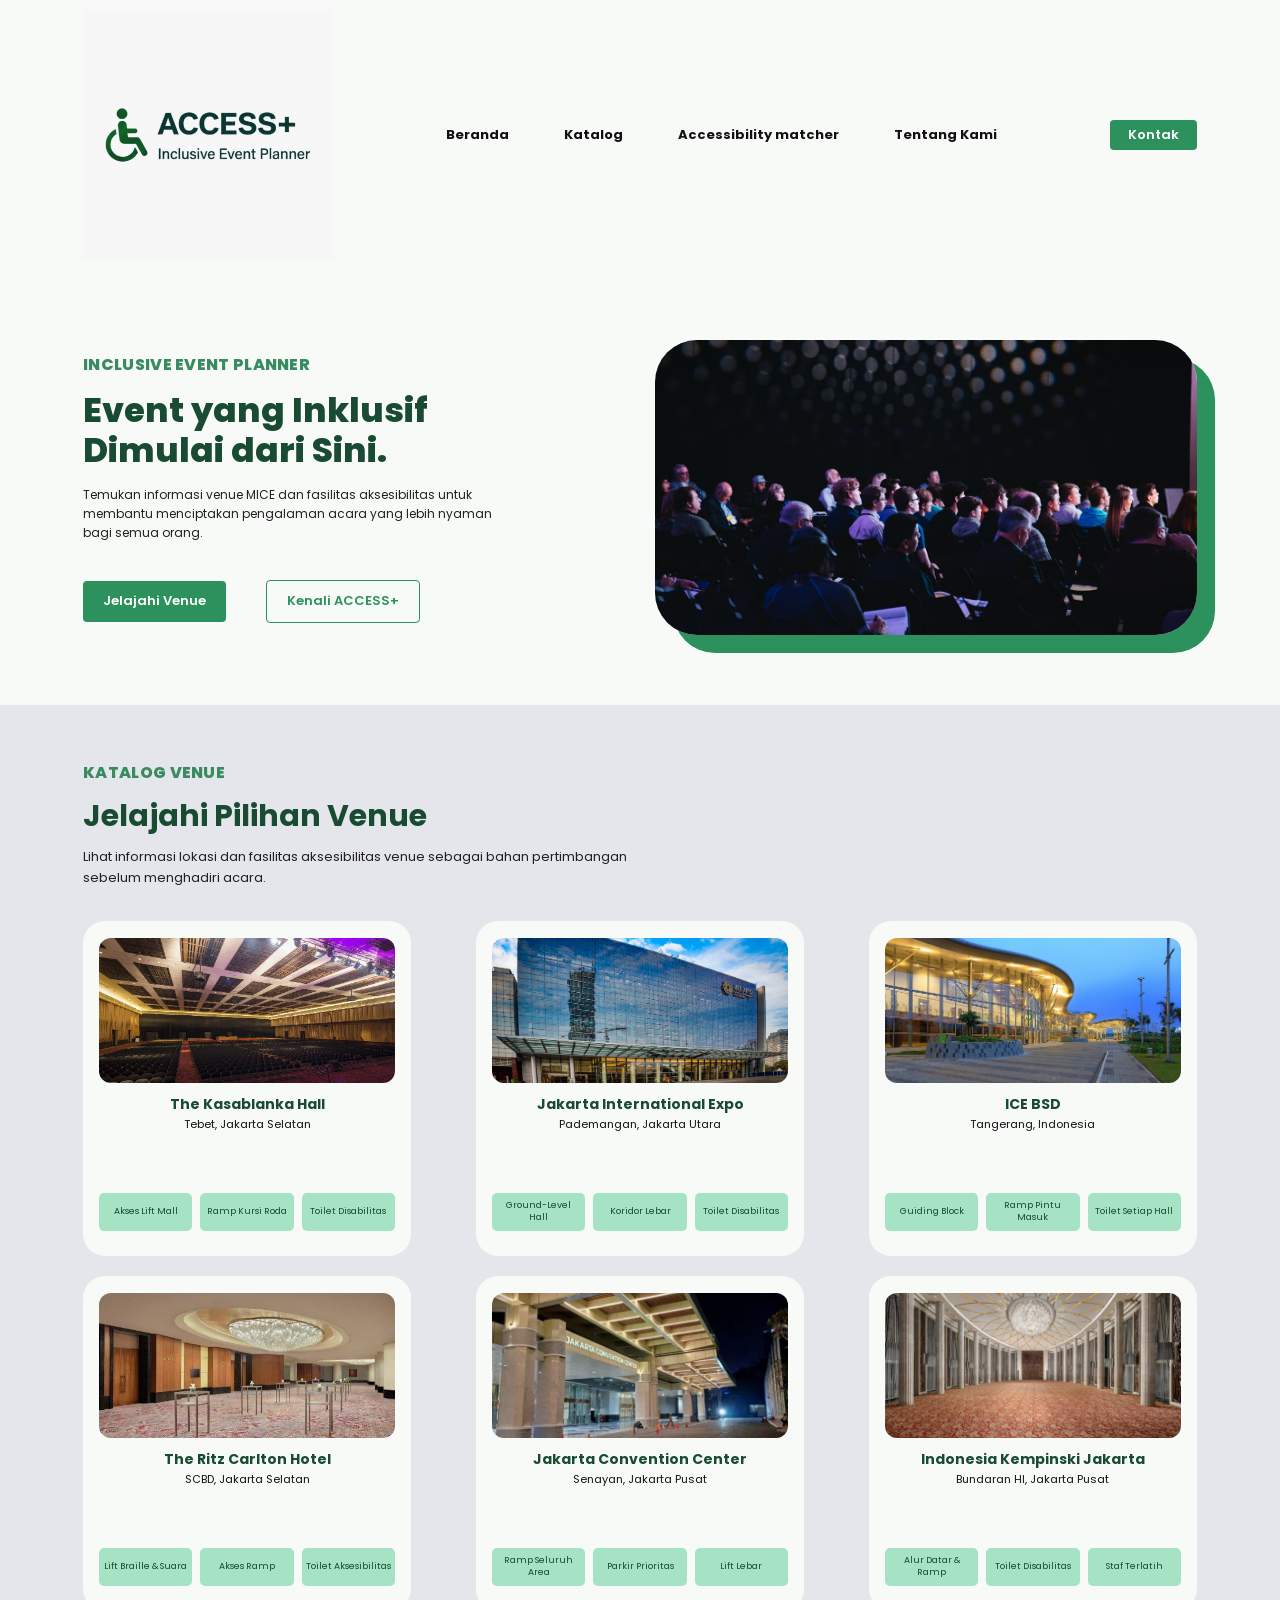
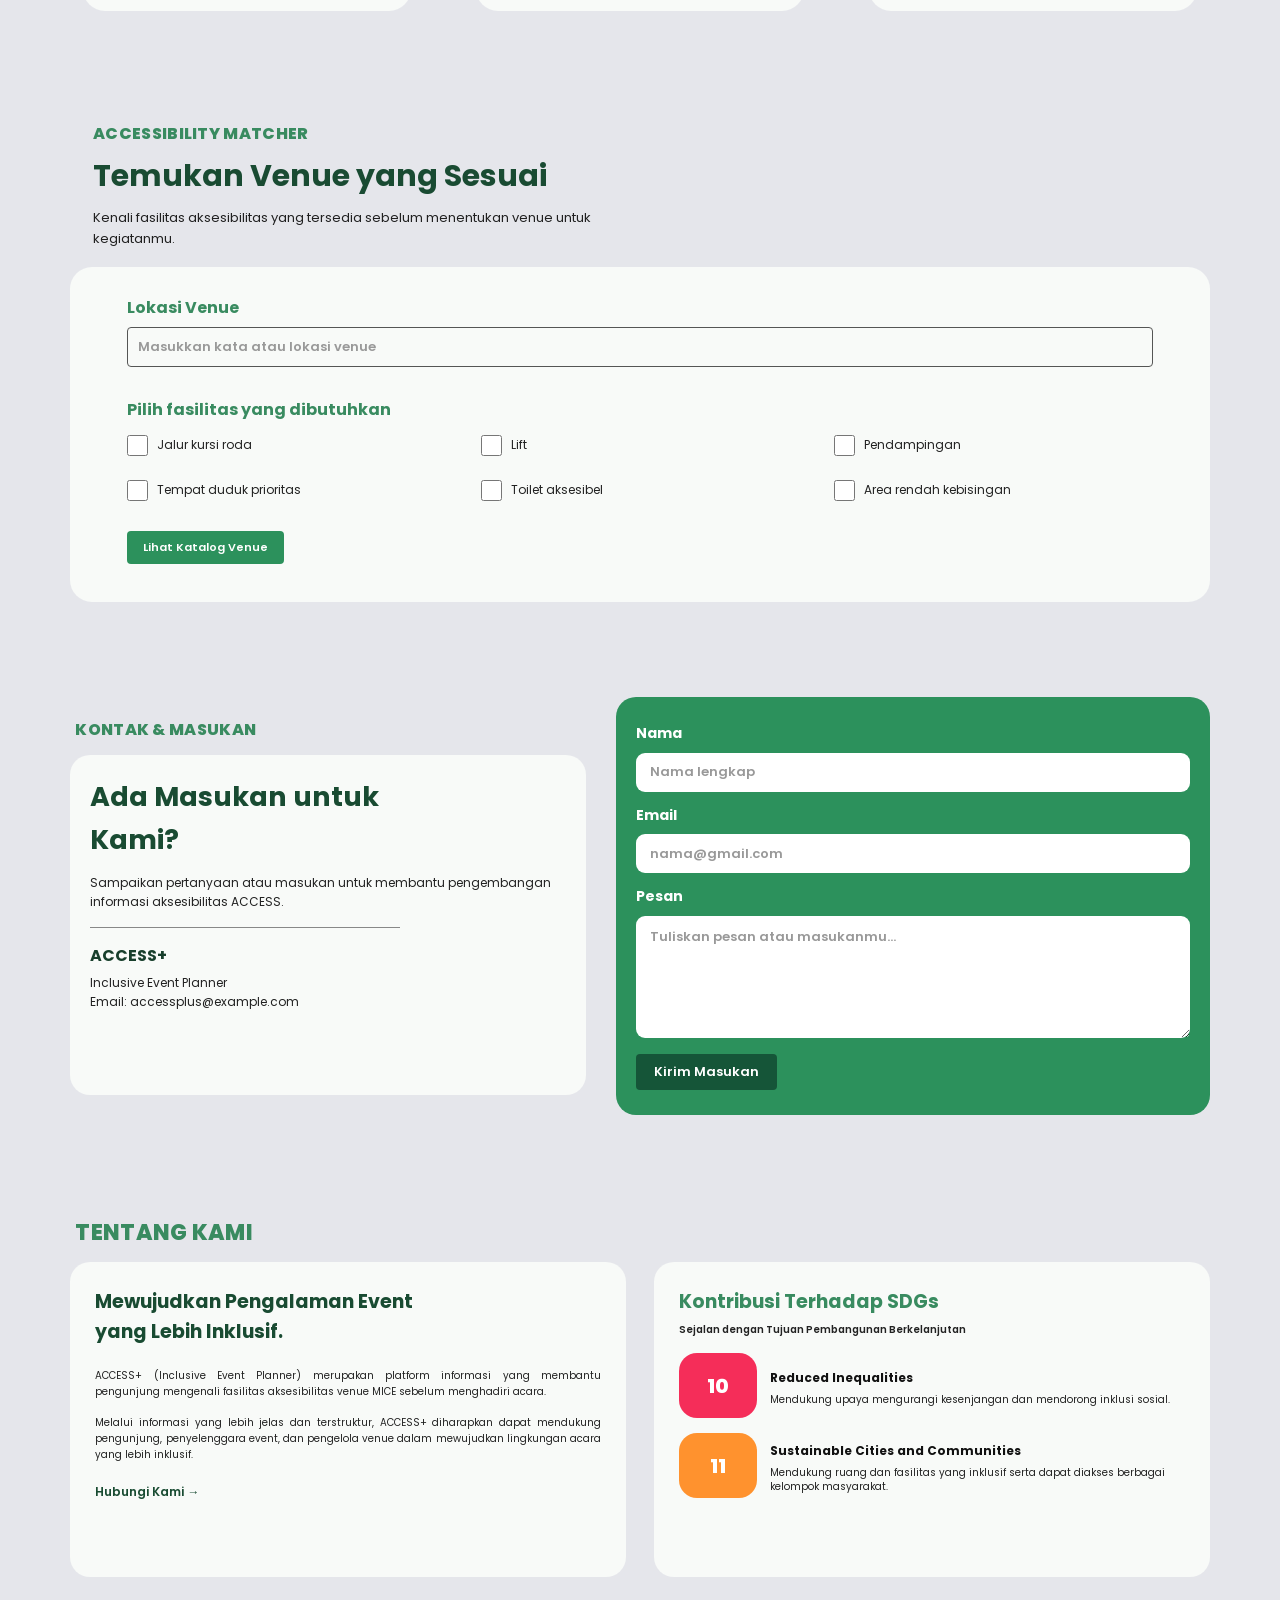
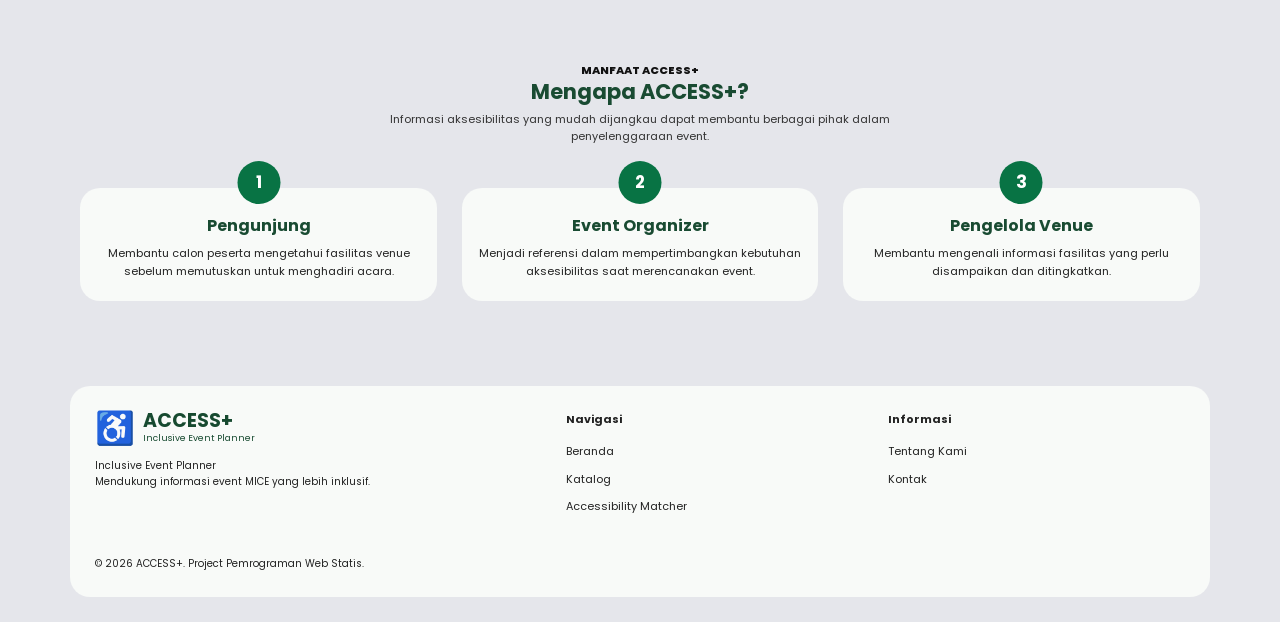
<file: website.html>
<!DOCTYPE html>
<html lang="id">
<head>
    <meta charset="UTF-8">
    <meta name="viewport" content="width=device-width, initial-scale=1.0">
    <title>ACCESS+ | Inclusive Event Planner</title>

    <link rel="stylesheet" href="website.css">

    <link rel="preconnect" href="https://fonts.googleapis.com">
    <link rel="preconnect" href="https://fonts.gstatic.com" crossorigin>
    <link href="https://fonts.googleapis.com/css2?family=Poppins:wght@400;500;600;700;800&display=swap" rel="stylesheet">
</head>

<body>

    <!-- NAVBAR -->
    <header class="navbar">

        <a href="#beranda" class="logo">
    <img src="logo.jpg" alt="Logo ACCESS+" class="logo-image">

   

    </a>

        <nav class="nav-menu">
            <a href="#beranda">Beranda</a>
            <a href="#katalog">Katalog</a>
            <a href="#matcher">Accessibility matcher</a>
            <a href="#tentang">Tentang Kami</a>
        </nav>

        <a href="#kontak" class="btn btn-small">Kontak</a>

    </header>


    <main>

        <!-- HERO SECTION -->
        <section class="hero" id="beranda">

            <div class="hero-text">

                <p class="eyebrow">INCLUSIVE EVENT PLANNER</p>

                <h1>
                    Event yang Inklusif
                    <br>
                    Dimulai dari Sini.
                </h1>

                <p class="hero-description">
                    Temukan informasi venue MICE dan fasilitas aksesibilitas
                    untuk membantu menciptakan pengalaman acara yang lebih
                    nyaman bagi semua orang.
                </p>

                <div class="hero-buttons">
                    <a href="#katalog" class="btn">
                        Jelajahi Venue
                    </a>

                    <a href="#tentang" class="btn btn-outline">
                        Kenali ACCESS+
                    </a>
                </div>

            </div>

            <div class="hero-image">
                <img src="audience.jpg" alt="Event MICE">
            </div>

        </section>


        <!-- KATALOG VENUE -->
        <section class="catalog section-gray" id="katalog">

            <div class="section-heading">

                <p class="eyebrow">KATALOG VENUE</p>

                <h2>Jelajahi Pilihan Venue</h2>

                <p>
                    Lihat informasi lokasi dan fasilitas aksesibilitas venue
                    sebagai bahan pertimbangan sebelum menghadiri acara.
                </p>

            </div>


            <div class="venue-grid">

                <!-- VENUE 1 -->
                <article class="venue-card">

                    <img src="kasablanka.hall.jfif" alt="The Kasablanka Hall">

                    <h3>The Kasablanka Hall</h3>

                    <p class="venue-location">
                        Tebet, Jakarta Selatan
                    </p>

                    <div class="facility-list">
                        <span>Akses Lift Mall</span>
                        <span>Ramp Kursi Roda</span>
                        <span>Toilet Disabilitas</span>
                    </div>

                </article>


                <!-- VENUE 2 -->
                <article class="venue-card">

                    <img src="jiexpo.jpg" alt="Jakarta International Expo">

                    <h3>Jakarta International Expo</h3>

                    <p class="venue-location">
                        Pademangan, Jakarta Utara
                    </p>

                    <div class="facility-list">
                        <span>Ground-Level Hall</span>
                        <span>Koridor Lebar</span>
                        <span>Toilet Disabilitas</span>
                    </div>

                </article>


                <!-- VENUE 3 -->
                <article class="venue-card">

                    <img src="icebsd.jpg" alt="ICE BSD">

                    <h3>ICE BSD</h3>

                    <p class="venue-location">
                        Tangerang, Indonesia
                    </p>

                    <div class="facility-list">
                        <span>Guiding Block</span>
                        <span>Ramp Pintu Masuk</span>
                        <span>Toilet Setiap Hall</span>
                    </div>

                </article>


                <!-- VENUE 4 -->
                <article class="venue-card">

                    <img src="ritzcarlton.jpg" alt="The Ritz Carlton Hotel">

                    <h3>The Ritz Carlton Hotel</h3>

                    <p class="venue-location">
                        SCBD, Jakarta Selatan
                    </p>

                    <div class="facility-list">
                        <span>Lift Braille & Suara</span>
                        <span>Akses Ramp</span>
                        <span>Toilet Aksesibilitas</span>
                    </div>

                </article>


                <!-- VENUE 5 -->
                <article class="venue-card">

                    <img src="jicc.jpg" alt="Jakarta Convention Center">

                    <h3>Jakarta Convention Center</h3>

                    <p class="venue-location">
                        Senayan, Jakarta Pusat
                    </p>

                    <div class="facility-list">
                        <span>Ramp Seluruh Area</span>
                        <span>Parkir Prioritas</span>
                        <span>Lift Lebar</span>
                    </div>

                </article>


                <!-- VENUE 6 -->
                <article class="venue-card">

                    <img src="kempinski.jpg" alt="Indonesia Kempinski Jakarta">

                    <h3>Indonesia Kempinski Jakarta</h3>

                    <p class="venue-location">
                        Bundaran HI, Jakarta Pusat
                    </p>

                    <div class="facility-list">
                        <span>Alur Datar & Ramp</span>
                        <span>Toilet Disabilitas</span>
                        <span>Staf Terlatih</span>
                    </div>

                </article>

            </div>

        </section>


        <!-- ACCESSIBILITY MATCHER -->
        <section class="matcher section-gray" id="matcher">

            <div class="section-heading">

                <p class="eyebrow">ACCESSIBILITY MATCHER</p>

                <h2>Temukan Venue yang Sesuai</h2>

                <p>
                    Kenali fasilitas aksesibilitas yang tersedia sebelum
                    menentukan venue untuk kegiatanmu.
                </p>

            </div>


            <form class="matcher-box">

                <label for="lokasi" class="form-title">
                    Lokasi Venue
                </label>

                <input
                    type="text"
                    id="lokasi"
                    name="lokasi"
                    placeholder="Masukkan kata atau lokasi venue"
                >


                <p class="form-title facility-title">
                    Pilih fasilitas yang dibutuhkan
                </p>


                <div class="checkbox-grid">

                    <label>
                        <input type="checkbox" name="fasilitas" value="kursi-roda">
                        Jalur kursi roda
                    </label>

                    <label>
                        <input type="checkbox" name="fasilitas" value="lift">
                        Lift
                    </label>

                    <label>
                        <input type="checkbox" name="fasilitas" value="pendampingan">
                        Pendampingan
                    </label>

                    <label>
                        <input type="checkbox" name="fasilitas" value="prioritas">
                        Tempat duduk prioritas
                    </label>

                    <label>
                        <input type="checkbox" name="fasilitas" value="toilet">
                        Toilet aksesibel
                    </label>

                    <label>
                        <input type="checkbox" name="fasilitas" value="rendah-bising">
                        Area rendah kebisingan
                    </label>

                </div>


                <a href="#katalog" class="btn matcher-button">
                    Lihat Katalog Venue
                </a>

            </form>

        </section>


        <!-- KONTAK DAN MASUKAN -->
        <section class="contact-section" id="kontak">

            <div class="contact-info">

                <p class="eyebrow">KONTAK &amp; MASUKAN</p>

                <div class="contact-info-card">

                    <h2>
                        Ada Masukan untuk
                        <br>
                        Kami?
                    </h2>

                    <p>
                        Sampaikan pertanyaan atau masukan untuk membantu
                        pengembangan informasi aksesibilitas ACCESS.
                    </p>

                    <hr>

                    <strong>ACCESS+</strong>

                    <p class="contact-detail">
                        Inclusive Event Planner
                        <br>
                        Email: accessplus@example.com
                    </p>

                </div>

            </div>


            <form class="contact-form">

                <label for="nama">Nama</label>

                <input
                    type="text"
                    id="nama"
                    placeholder="Nama lengkap"
                >


                <label for="email">Email</label>

                <input
                    type="email"
                    id="email"
                    placeholder="nama@gmail.com"
                >


                <label for="pesan">Pesan</label>

                <textarea
                    id="pesan"
                    rows="5"
                    placeholder="Tuliskan pesan atau masukanmu..."
                ></textarea>


                <button type="submit" class="btn btn-dark">
                    Kirim Masukan
                </button>

            </form>

        </section>


        <!-- TENTANG KAMI -->
        <section class="about section-gray" id="tentang">

            <p class="eyebrow">TENTANG KAMI</p>


            <div class="about-grid">

                <!-- DESKRIPSI ACCESS+ -->
                <article class="about-card">

                    <h3>
                        Mewujudkan Pengalaman Event
                        <br>
                        yang Lebih Inklusif.
                    </h3>

                    <p>
                        ACCESS+ (Inclusive Event Planner) merupakan platform
                        informasi yang membantu pengunjung mengenali fasilitas
                        aksesibilitas venue MICE sebelum menghadiri acara.
                    </p>

                    <p>
                        Melalui informasi yang lebih jelas dan terstruktur,
                        ACCESS+ diharapkan dapat mendukung pengunjung,
                        penyelenggara event, dan pengelola venue dalam
                        mewujudkan lingkungan acara yang lebih inklusif.
                    </p>

                    <a href="#kontak" class="text-link">
                        Hubungi Kami →
                    </a>

                </article>


                <!-- SDGS -->
                <article class="about-card sdg-card">

                    <h3>Kontribusi Terhadap SDGs</h3>

                    <p class="sdg-subtitle">
                        Sejalan dengan Tujuan Pembangunan Berkelanjutan
                    </p>


                    <div class="sdg-item">

                        <span class="sdg-number sdg-red">10</span>

                        <div>
                            <strong>Reduced Inequalities</strong>

                            <p>
                                Mendukung upaya mengurangi kesenjangan
                                dan mendorong inklusi sosial.
                            </p>
                        </div>

                    </div>


                    <div class="sdg-item">

                        <span class="sdg-number sdg-orange">11</span>

                        <div>
                            <strong>
                                Sustainable Cities and Communities
                            </strong>

                            <p>
                                Mendukung ruang dan fasilitas yang inklusif
                                serta dapat diakses berbagai kelompok masyarakat.
                            </p>
                        </div>

                    </div>

                </article>

            </div>


            <!-- MANFAAT ACCESS+ -->
            <div class="benefits">

                <p class="benefit-label">MANFAAT ACCESS+</p>

                <h2>Mengapa ACCESS+?</h2>

                <p class="benefit-description">
                    Informasi aksesibilitas yang mudah dijangkau dapat
                    membantu berbagai pihak dalam penyelenggaraan event.
                </p>


                <div class="benefit-grid">

                    <article class="benefit-card">

                        <span class="benefit-number">1</span>

                        <h3>Pengunjung</h3>

                        <p>
                            Membantu calon peserta mengetahui fasilitas
                            venue sebelum memutuskan untuk menghadiri acara.
                        </p>

                    </article>


                    <article class="benefit-card">

                        <span class="benefit-number">2</span>

                        <h3>Event Organizer</h3>

                        <p>
                            Menjadi referensi dalam mempertimbangkan
                            kebutuhan aksesibilitas saat merencanakan event.
                        </p>

                    </article>


                    <article class="benefit-card">

                        <span class="benefit-number">3</span>

                        <h3>Pengelola Venue</h3>

                        <p>
                            Membantu mengenali informasi fasilitas yang
                            perlu disampaikan dan ditingkatkan.
                        </p>

                    </article>

                </div>

            </div>

        </section>

    </main>


    <!-- FOOTER -->
    <footer class="footer">

        <div class="footer-brand">

            <a href="#beranda" class="logo">

                <span class="logo-icon">♿</span>

                <span>
                    <strong>ACCESS+</strong>
                    <small>Inclusive Event Planner</small>
                </span>

            </a>

            <p>
                Inclusive Event Planner
                <br>
                Mendukung informasi event MICE yang lebih inklusif.
            </p>

        </div>


        <div class="footer-column">

            <strong>Navigasi</strong>

            <a href="#beranda">Beranda</a>
            <a href="#katalog">Katalog</a>
            <a href="#matcher">Accessibility Matcher</a>

        </div>


        <div class="footer-column">

            <strong>Informasi</strong>

            <a href="#tentang">Tentang Kami</a>
            <a href="#kontak">Kontak</a>

        </div>


        <p class="copyright">
            © 2026 ACCESS+. Project Pemrograman Web Statis.
        </p>

    </footer>

</body>
</html>
</file>
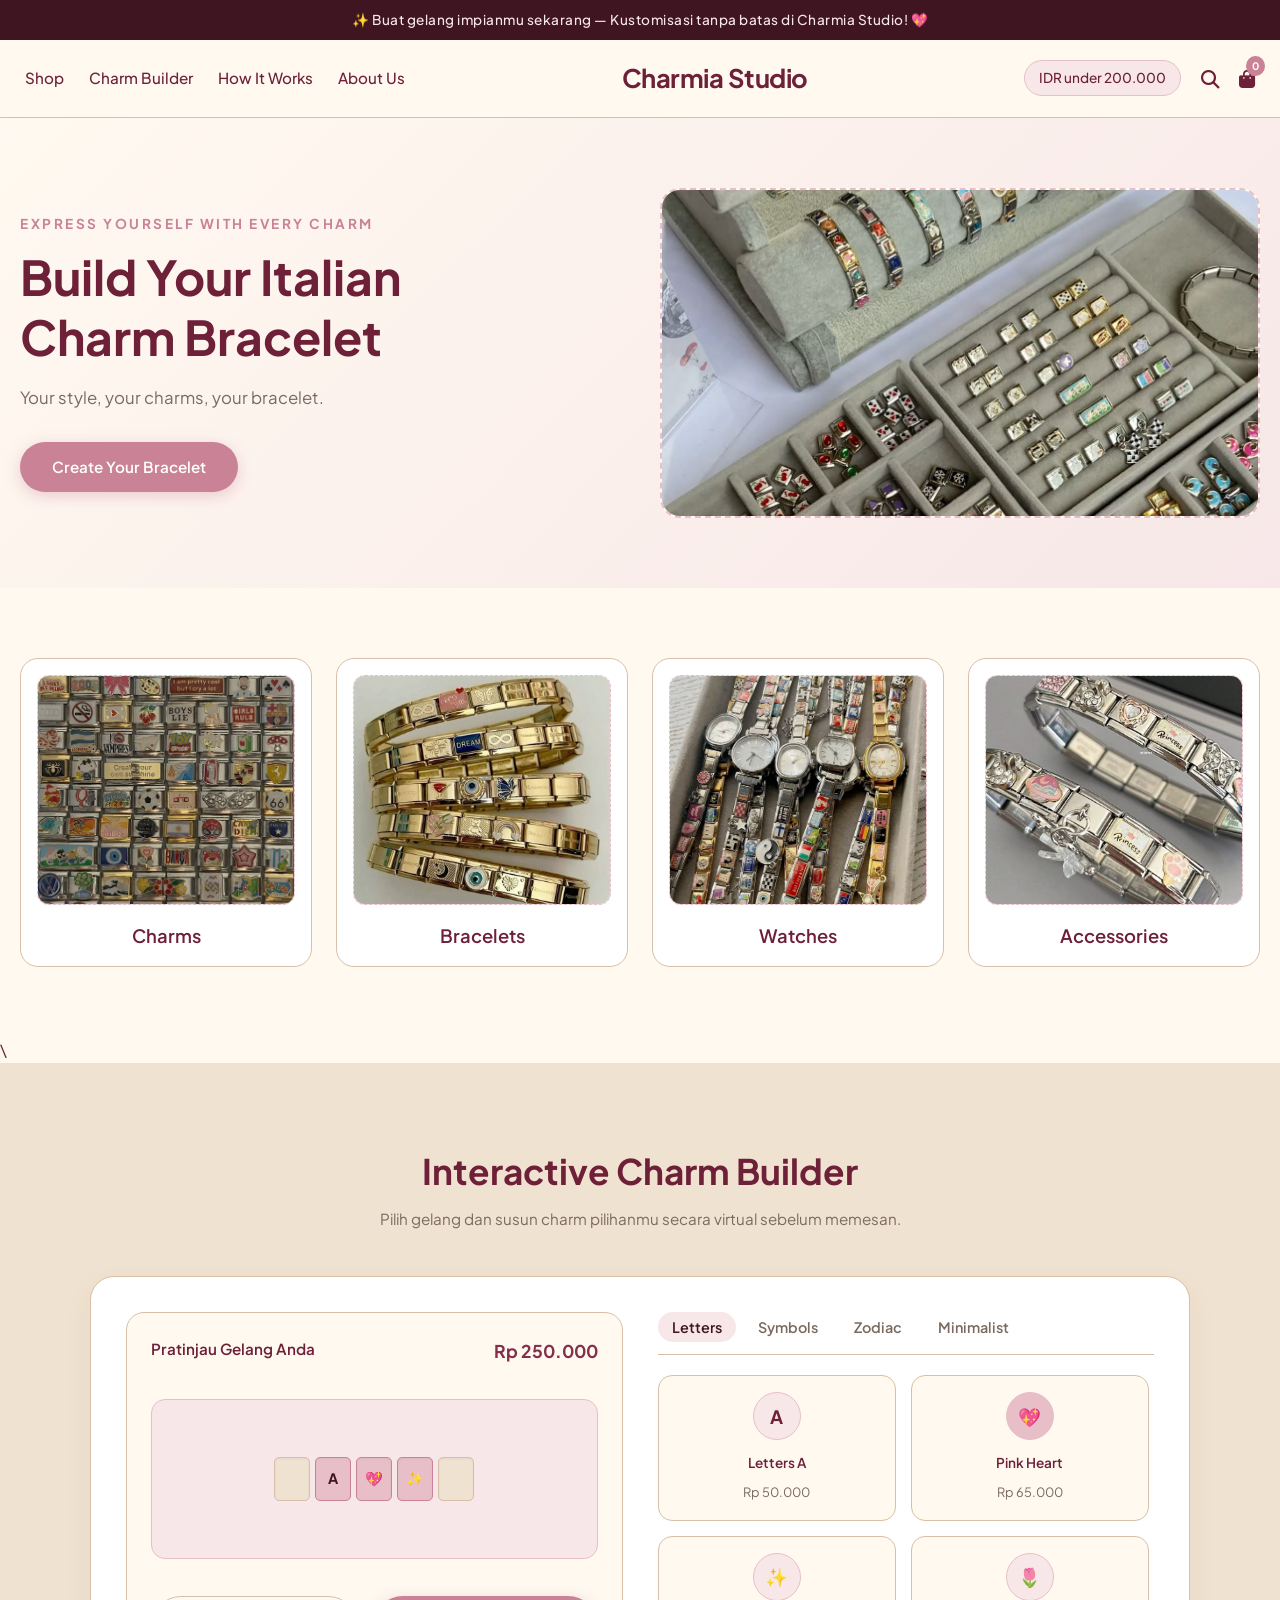
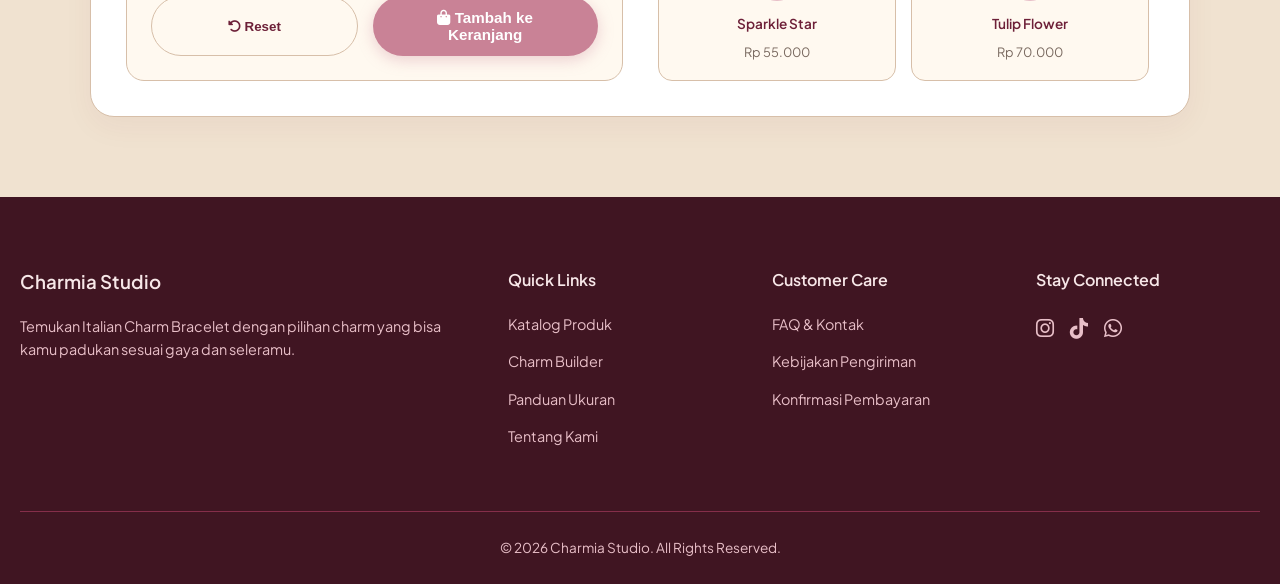
<file: Website_Jualan.html>
<!DOCTYPE html>
<html lang="id">
<head>
    <meta charset="UTF-8">
    <meta name="viewport" content="width=device-width, initial-scale=1.0">
    <title>Charmia Studio - Italian Charm Bracelet Customizer</title>
    <link rel="stylesheet" href="Website_Jualan.css">
    <link href="https://fonts.googleapis.com/css2?family=Plus+Jakarta+Sans:wght@300;400;500;600;700&display=swap" rel="stylesheet">
    <link rel="stylesheet" href="https://cdnjs.cloudflare.com/ajax/libs/font-awesome/6.4.0/css/all.min.css">
</head>
<body>
   
    <div class="announcement-bar">
        ✨ Buat gelang impianmu sekarang — Kustomisasi tanpa batas di Charmia Studio! 💖
    </div>

    
    <header class="navbar">
        <div class="nav-container">
            <div class="nav-left">
                <button class="menu-toggle" id="menuToggle"><i class="fa-solid fa-bars"></i></button>
                <nav class="nav-links" id="navLinks">
                    <a href="#shop">Shop</a>
                    <a href="#builder">Charm Builder</a>
                    <a href="#how-it-works">How It Works</a>
                    <a href="#about">About Us</a>
                </nav>
            </div>
            
            <div class="nav-logo">
                <h2>Charmia Studio</h2>
            </div>

            <div class="nav-right">
                <div class="currency-selector">
                    <span>IDR under 200.000</span>
                </div>
                <a href="#search" class="nav-icon"><i class="fa-solid fa-magnifying-glass"></i></a>
                <a href="#cart" class="nav-icon cart-icon"><i class="fa-solid fa-bag-shopping"></i><span class="cart-badge">0</span></a>
            </div>
        </div>
    </header>

  
    <section class="hero-section">
        <div class="hero-container">
            <div class="hero-content">
                <span class="hero-subtitle">Express Yourself with Every Charm</span>
                <h1>Build Your Italian<br>Charm Bracelet</h1>
                <p>Your style, your charms, your bracelet.</p>
                <a href="#builder" class="btn-primary">Create Your Bracelet</a>
            </div>
           
            <div class="hero-image-placeholder">
                <div class="upload-hint">
                    <i class="fa-regular fa-image"></i>
                        <img src="Home.jpeg" alt="Hero Image" class="hero-image">
                    </div>
                </div>
            </div>
        </div>
    </section>

    
    <section class="categories-section" id="shop">
        <div class="container">
            <div class="category-grid">
                
                <div class="category-card">
                    <div class="category-image-box">
                        <img src="Charm.jpeg" alt="Charms" class="category-image">
                    </div>
                    
                    <div class="category-info">
                        <h3>Charms</h3>
                    </div>
                </div>

                <div class="category-card">
                    <div class="category-image-box">
                        <img src="BracelateGold.jpeg" alt="Bracelets" class="category-image">
                    </div>
                    <div class="category-info">
                        <h3>Bracelets</h3>
                    </div>
                </div>

                <div class="category-card">
                    <div class="category-image-box">
                        <img src="watch.jpeg" alt="Watches" class="category-image">
                    </div>
                    <div class="category-info">
                        <h3>Watches</h3>
                    </div>
                </div>

                <div class="category-card">
                    <div class="category-image-box">
                        <img src="IMG_6881.jpeg" alt="Accessories" class="category-image">
                    </div>
                    <div class="category-info">
                        <h3>Accessories</h3>
                    </div>
                </div>

            </div>
        </div>
    </section>

   \
    <section class="builder-section" id="builder">
        <div class="container">
            <div class="section-title">
                <h2>Interactive Charm Builder</h2>
                <p>Pilih gelang dan susun charm pilihanmu secara virtual sebelum memesan.</p>
            </div>

            <div class="builder-workspace">
               
                <div class="builder-preview-box">
                    <div class="preview-header">
                        <span>Pratinjau Gelang Anda</span>
                        <span class="total-price">Rp 250.000</span>
                    </div>
                    <div class="bracelet-track" id="braceletTrack">
                        <div class="charm-slot base-link"></div>
                        <div class="charm-slot item">A</div>
                        <div class="charm-slot item">💖</div>
                        <div class="charm-slot item">✨</div>
                        <div class="charm-slot base-link"></div>
                    </div>
                    <div class="builder-actions">
                        <button class="btn-secondary" id="clearBtn"><i class="fa-solid fa-rotate-left"></i> Reset</button>
                        <button class="btn-primary" id="addToCartBtn"><i class="fa-solid fa-bag-shopping"></i> Tambah ke Keranjang</button>
                    </div>
                </div>

              
                <div class="builder-selector-box">
                    <div class="builder-tabs">
                        <button class="tab-btn active" data-target="letters">Letters</button>
                        <button class="tab-btn" data-target="symbols">Symbols</button>
                        <button class="tab-btn" data-target="zodiac">Zodiac</button>
                        <button class="tab-btn" data-target="minimalist">Minimalist</button>
                    </div>

                    <div class="charm-grid-selection">
                        <div class="charm-option-card" data-name="Huruf A" data-price="45000">
                            <div class="charm-thumb">A</div>
                            <span class="charm-name">Letters A</span>
                            <span class="charm-price">Rp 50.000</span>
                        </div>
                        <div class="charm-option-card" data-name="Love Pink" data-price="50000">
                            <div class="charm-thumb pink">💖</div>
                            <span class="charm-name">Pink Heart</span>
                            <span class="charm-price">Rp 65.000</span>
                        </div>
                        <div class="charm-option-card" data-name="Sparkle" data-price="45000">
                            <div class="charm-thumb">✨</div>
                            <span class="charm-name">Sparkle Star</span>
                            <span class="charm-price">Rp 55.000</span>
                        </div>
                        <div class="charm-option-card" data-name="Tulip" data-price="55000">
                            <div class="charm-thumb">🌷</div>
                            <span class="charm-name">Tulip Flower</span>
                            <span class="charm-price">Rp 70.000</span>
                        </div>
                    </div>
                </div>
            </div>
        </div>
    </section>


    <footer class="footer" id="about">
        <div class="container footer-content">
            <div class="footer-col">
                <h3>Charmia Studio</h3>
                <p>Temukan Italian Charm Bracelet dengan pilihan charm yang bisa kamu padukan sesuai gaya dan seleramu.</p>
            </div>
            <div class="footer-col">
                <h4>Quick Links</h4>
                <ul>
                    <li><a href="#shop">Katalog Produk</a></li>
                    <li><a href="#builder">Charm Builder</a></li>
                    <li><a href="#how-it-works">Panduan Ukuran</a></li>
                    <li><a href="#about">Tentang Kami</a></li>
                </ul>
            </div>
            <div class="footer-col">
                <h4>Customer Care</h4>
                <ul>
                    <li><a href="#">FAQ & Kontak</a></li>
                    <li><a href="#">Kebijakan Pengiriman</a></li>
                    <li><a href="#">Konfirmasi Pembayaran</a></li>
                </ul>
            </div>
            <div class="footer-col">
                <h4>Stay Connected</h4>
                <div class="social-icons">
                    <a href="#"><i class="fa-brands fa-instagram"></i></a>
                    <a href="#"><i class="fa-brands fa-tiktok"></i></a>
                    <a href="#"><i class="fa-brands fa-whatsapp"></i></a>
                </div>
            </div>
        </div>
        <div class="footer-bottom">
            <p>&copy; 2026 Charmia Studio. All Rights Reserved.</p>
        </div>
    </footer>


    <script>
        const menuToggle = document.getElementById('menuToggle');
        const navLinks = document.getElementById('navLinks');
        menuToggle.addEventListener('click', () => {
            navLinks.classList.toggle('active');
        });

        const charmOptions = document.querySelectorAll('.charm-option-card');
        const braceletTrack = document.getElementById('braceletTrack');

        charmOptions.forEach(option => {
            option.addEventListener('click', () => {
                const charmSymbol = option.querySelector('.charm-thumb').innerText;
                const newSlot = document.createElement('div');
                newSlot.className = 'charm-slot item';
                newSlot.innerText = charmSymbol;
                braceletTrack.appendChild(newSlot);
            });
        });

        document.getElementById('clearBtn').addEventListener('click', () => {
            braceletTrack.innerHTML = `
                <div class="charm-slot base-link"></div>
                <div class="charm-slot base-link"></div>
            `;
        });
    </script>
</body>
</html
</file>
<file: website.css>
/* =========================
   PENGATURAN DASAR
========================= */

* {
    margin: 0;
    padding: 0;
    box-sizing: border-box;
}

html {
    scroll-behavior: smooth;
}

body {
    font-family: "Poppins", Arial, sans-serif;
    color: #183f2c;
    background-color: #e5e6eb;
    line-height: 1.6;
}

a {
    text-decoration: none;
    color: inherit;
}

img {
    max-width: 100%;
    display: block;
}


/* =========================
   NAVBAR
========================= */

.logo-image {
    width: 250px;
    height: 250px;
    object-fit: contain;
}

.navbar {
    width: 100%;
    min-height: 66px;
    padding: 10px 6.5%;
    background-color: #f8faf8;
    display: flex;
    align-items: center;
    justify-content: space-between;
    gap: 25px;
}

.logo {
    display: flex;
    align-items: center;
    gap: 8px;
    color: #174a30;
}

.logo-icon {
    font-size: 32px;
    line-height: 1;
}

.logo strong {
    display: block;
    font-size: 19px;
    line-height: 1.1;
}

.logo small {
    display: block;
    font-size: 9px;
}

.nav-menu {
    display: flex;
    align-items: center;
    gap: 55px;
}

.nav-menu a {
    font-size: 13px;
    font-weight: 700;
    color: #111;
}

.nav-menu a:hover {
    color: #2c915c;
}


/* =========================
   TOMBOL
========================= */

.btn {
    display: inline-block;
    border: none;
    border-radius: 4px;
    background-color: #2c915c;
    color: white;
    padding: 10px 20px;
    font-family: inherit;
    font-size: 13px;
    font-weight: 600;
    cursor: pointer;
    transition: 0.2s;
}

.btn:hover {
    background-color: #1d7045;
}

.btn-small {
    padding: 5px 18px;
}

.btn-outline {
    background-color: transparent;
    border: 1px solid #2c915c;
    color: #2c915c;
}

.btn-outline:hover {
    color: white;
}


/* =========================
   HERO / BERANDA
========================= */

.hero {
    background-color: #f8faf8;
    min-height: 435px;
    padding: 65px 6.5%;
    display: flex;
    align-items: center;
    justify-content: space-between;
    gap: 55px;
}

.hero-text {
    flex: 1;
}

.eyebrow {
    color: #398b60;
    font-size: 16px;
    font-weight: 800;
    letter-spacing: 0.3px;
    margin-bottom: 12px;
}

.hero h1 {
    color: #194b32;
    font-size: 34px;
    line-height: 1.18;
    margin-bottom: 15px;
    font-weight: 800;
}

.hero-description {
    max-width: 430px;
    font-size: 12px;
    color: #202020;
    margin-bottom: 38px;
}

.hero-buttons {
    display: flex;
    align-items: center;
    gap: 40px;
}

.hero-image {
    flex: 1.05;
    height: 295px;
    border-radius: 42px;
    overflow: hidden;
    box-shadow: 18px 18px 0 #2c915c;
}

.hero-image img {
    width: 100%;
    height: 100%;
    object-fit: cover;
}


/* =========================
   KATALOG VENUE
========================= */

.section-gray {
    background-color: #e5e6eb;
}

.catalog {
    padding: 55px 6.5% 65px;
}

.section-heading {
    max-width: 570px;
    margin-bottom: 32px;
}

.section-heading h2,
.about h2 {
    font-size: 30px;
    line-height: 1.25;
    color: #194b32;
    margin-bottom: 12px;
}

.section-heading > p:last-child {
    color: #202020;
    font-size: 13px;
}

.venue-grid {
    display: grid;
    grid-template-columns: repeat(3, 1fr);
    gap: 20px 65px;
}

.venue-card {
    background-color: #f8faf8;
    border-radius: 22px;
    padding: 17px 16px 25px;
    min-height: 335px;
    text-align: center;
    display: flex;
    flex-direction: column;
    align-items: center;
}

.venue-card > img {
    width: 100%;
    height: 145px;
    object-fit: cover;
    border-radius: 12px;
    margin-bottom: 12px;
}

.venue-card h3 {
    color: #194b32;
    font-size: 14px;
    line-height: 1.35;
    margin-bottom: 2px;
}

.venue-location {
    color: #111;
    font-size: 11px;
    margin-bottom: 27px;
}

.facility-list {
    width: 100%;
    display: flex;
    justify-content: center;
    gap: 8px;
    margin-top: auto;
}

.facility-list span {
    flex: 1;
    min-height: 38px;
    display: flex;
    align-items: center;
    justify-content: center;
    padding: 5px 4px;
    border-radius: 5px;
    background-color: #a6e2c4;
    color: #174a30;
    font-size: 9px;
    line-height: 1.3;
}


/* =========================
   ACCESSIBILITY MATCHER
========================= */

.matcher {
    padding: 45px 5.5% 65px;
}

.matcher .section-heading {
    margin-left: 2%;
    margin-bottom: 18px;
}

.matcher-box {
    background-color: #f8faf8;
    border-radius: 22px;
    padding: 28px 5%;
    min-height: 335px;
}

.form-title {
    display: block;
    color: #398b60;
    font-size: 16px;
    font-weight: 700;
    margin-bottom: 6px;
}

.matcher-box input[type="text"] {
    width: 100%;
    height: 40px;
    border: 1px solid #555;
    border-radius: 4px;
    background-color: transparent;
    padding: 0 10px;
    font-family: inherit;
    font-size: 13px;
}

.matcher-box input::placeholder {
    color: #999;
    font-weight: 600;
}

.facility-title {
    margin-top: 30px;
    margin-bottom: 12px;
}

.checkbox-grid {
    display: grid;
    grid-template-columns: repeat(3, 1fr);
    gap: 24px 35px;
    color: #222;
    font-size: 12px;
}

.checkbox-grid label {
    display: flex;
    align-items: center;
    gap: 9px;
    cursor: pointer;
}

.checkbox-grid input {
    width: 21px;
    height: 21px;
    accent-color: #2c915c;
}

.matcher-button {
    margin-top: 30px;
    padding: 8px 16px;
    font-size: 11px;
}


/* =========================
   KONTAK DAN MASUKAN
========================= */

.contact-section {
    background-color: #e5e6eb;
    padding: 30px 5.5% 55px;
    display: grid;
    grid-template-columns: 1fr 1.15fr;
    gap: 30px;
    align-items: center;
}

.contact-info > .eyebrow {
    margin-left: 5px;
}

.contact-info-card {
    background-color: #f8faf8;
    border-radius: 20px;
    min-height: 340px;
    padding: 20px;
}

.contact-info-card h2 {
    color: #194b32;
    font-size: 27px;
    margin-bottom: 12px;
}

.contact-info-card p {
    color: #222;
    font-size: 12px;
    margin-bottom: 15px;
}

.contact-info-card hr {
    width: 65%;
    border: 0;
    border-top: 1px solid #888;
    margin: 15px 0;
}

.contact-detail {
    margin-top: 5px;
}

.contact-form {
    background-color: #2c915c;
    border-radius: 20px;
    padding: 25px 20px;
    display: flex;
    flex-direction: column;
    gap: 8px;
    color: white;
}

.contact-form label {
    font-size: 14px;
    font-weight: 700;
}

.contact-form input,
.contact-form textarea {
    width: 100%;
    border: none;
    border-radius: 9px;
    background-color: #fff;
    padding: 11px 14px;
    font-family: inherit;
    font-size: 13px;
    outline: none;
    resize: vertical;
}

.contact-form input {
    height: 39px;
    margin-bottom: 4px;
}

.contact-form input::placeholder,
.contact-form textarea::placeholder {
    color: #999;
    font-weight: 600;
}

.btn-dark {
    align-self: flex-start;
    background-color: #155538;
    margin-top: 8px;
    padding: 8px 18px;
}

.btn-dark:hover {
    background-color: #0d3d27;
}


/* =========================
   TENTANG KAMI DAN SDGS
========================= */

.about {
    padding: 45px 5.5% 65px;
}

.about > .eyebrow {
    margin-left: 5px;
    font-size: 22px;
}

.about-grid {
    display: grid;
    grid-template-columns: 1fr 1fr;
    gap: 28px;
}

.about-card {
    background-color: #f8faf8;
    border-radius: 20px;
    padding: 25px;
    min-height: 315px;
}

.about-card h3 {
    color: #194b32;
    font-size: 19px;
    margin-bottom: 20px;
}

.about-card > p {
    color: #222;
    font-size: 10px;
    text-align: justify;
    margin-bottom: 15px;
}

.text-link {
    color: #194b32;
    font-size: 12px;
    font-weight: 600;
}

.sdg-card h3 {
    color: #398b60;
    margin-bottom: 5px;
}

.sdg-subtitle {
    font-weight: 600;
}

.sdg-item {
    display: flex;
    align-items: center;
    gap: 13px;
    margin: 15px 0;
}

.sdg-number {
    min-width: 78px;
    height: 65px;
    display: flex;
    justify-content: center;
    align-items: center;
    border-radius: 18px;
    color: white;
    font-size: 20px;
    font-weight: 800;
}

.sdg-red {
    background-color: #f52d59;
}

.sdg-orange {
    background-color: #ff922e;
}

.sdg-item strong {
    color: #111;
    font-size: 12px;
}

.sdg-item p {
    color: #222;
    font-size: 10px;
    line-height: 1.4;
    margin-top: 3px;
}


/* =========================
   MANFAAT ACCESS+
========================= */

.benefits {
    text-align: center;
    padding: 85px 10px 20px;
}

.benefit-label {
    color: #111;
    font-size: 11px;
    font-weight: 800;
}

.benefits h2 {
    font-size: 21px;
    margin: 0 0 5px;
}

.benefit-description {
    color: #333;
    font-size: 11px;
    max-width: 500px;
    margin: 0 auto 42px;
}

.benefit-grid {
    display: grid;
    grid-template-columns: repeat(3, 1fr);
    gap: 25px;
}

.benefit-card {
    background-color: #f8faf8;
    border-radius: 20px;
    padding: 25px 15px 20px;
    position: relative;
}

.benefit-number {
    position: absolute;
    top: -27px;
    left: 50%;
    transform: translateX(-50%);
    width: 43px;
    height: 43px;
    border-radius: 50%;
    background-color: #087344;
    color: white;
    display: flex;
    justify-content: center;
    align-items: center;
    font-size: 17px;
    font-weight: 700;
}

.benefit-card h3 {
    color: #194b32;
    font-size: 16px;
    margin-bottom: 7px;
}

.benefit-card p {
    color: #222;
    font-size: 11px;
}


/* =========================
   FOOTER
========================= */

.footer {
    background-color: #f8faf8;
    margin: 0 5.5% 25px;
    padding: 25px;
    border-radius: 20px;
    display: grid;
    grid-template-columns: 1.5fr 1fr 1fr;
    gap: 25px;
    color: #222;
}

.footer-brand p {
    font-size: 10px;
    margin-top: 12px;
}

.footer-column {
    display: flex;
    flex-direction: column;
    gap: 10px;
    font-size: 11px;
}

.footer-column strong {
    margin-bottom: 5px;
}

.copyright {
    grid-column: 1 / -1;
    font-size: 10px;
    margin-top: 15px;
}


/* =========================
   RESPONSIVE TABLET
========================= */

@media (max-width: 900px) {

    .navbar {
        padding: 12px 4%;
    }

    .nav-menu {
        gap: 18px;
    }

    .nav-menu a {
        font-size: 11px;
    }

    .hero {
        padding: 50px 5%;
        gap: 30px;
    }

    .hero h1 {
        font-size: 28px;
    }

    .venue-grid {
        gap: 20px;
    }

    .venue-card {
        min-height: 320px;
    }

    .facility-list {
        gap: 4px;
    }

    .facility-list span {
        font-size: 8px;
    }

}


/* =========================
   RESPONSIVE HP
========================= */

@media (max-width: 650px) {

    .navbar {
        flex-wrap: wrap;
        gap: 12px;
    }

    .nav-menu {
        order: 3;
        width: 100%;
        justify-content: space-between;
        gap: 8px;
        overflow-x: auto;
    }

    .nav-menu a {
        white-space: nowrap;
        font-size: 10px;
    }

    .hero {
        flex-direction: column;
        align-items: stretch;
        padding: 40px 6%;
    }

    .hero h1 {
        font-size: 29px;
    }

    .hero-description {
        font-size: 12px;
        margin-bottom: 22px;
    }

    .hero-buttons {
        gap: 12px;
        flex-wrap: wrap;
    }

    .hero-image {
        flex: auto;
        height: 220px;
        margin: 10px 10px 18px 0;
        border-radius: 25px;
        box-shadow: 10px 10px 0 #2c915c;
    }

    .catalog,
    .matcher,
    .about {
        padding-left: 6%;
        padding-right: 6%;
    }

    .section-heading h2 {
        font-size: 25px;
    }

    .venue-grid {
        grid-template-columns: 1fr;
        gap: 18px;
    }

    .venue-card {
        min-height: 320px;
    }

    .venue-card > img {
        height: 190px;
    }

    .facility-list span {
        font-size: 10px;
    }

    .checkbox-grid {
        grid-template-columns: 1fr 1fr;
        gap: 18px 10px;
    }

    .contact-section {
        grid-template-columns: 1fr;
        padding-left: 6%;
        padding-right: 6%;
    }

    .about-grid {
        grid-template-columns: 1fr;
    }

    .benefit-grid {
        grid-template-columns: 1fr;
        gap: 42px;
    }

    .footer {
        grid-template-columns: 1fr 1fr;
        margin-left: 4%;
        margin-right: 4%;
    }

    .footer-brand {
        grid-column: 1 / -1;
    }

}
</file>
<file: Website_Jualan.css>
:root {
   
    --bg-main: #FFF9F0;        
    --bg-secondary: #F0E2D0;    
    --bg-card: #FFFFFF;         

    --soft-pink: #F7E7E8;       
    --dusty-pink: #E8BFC8;      
    --rose-pink: #C98296;       

    --latte: #D7BFA9;          
    --text-muted: #7A6A60;      
   
    --wine-red: #852E4A;        
    --burgundy: #6D2038;        
    --deep-wine: #401522;       

    --shadow-soft: 0 10px 30px rgba(109, 32, 56, 0.05);
    --transition: all 0.3s cubic-bezier(0.25, 0.8, 0.25, 1);
}

* {
    margin: 0;
    padding: 0;
    box-sizing: border-box;
}

html {
    scroll-behavior: smooth;
}

body {
    font-family: 'Plus Jakarta Sans', sans-serif;
    background-color: var(--bg-main);
    color: var(--burgundy);
    line-height: 1.6;
}

.announcement-bar {
    background-color: var(--deep-wine);
    color: var(--soft-pink);
    text-align: center;
    font-size: 0.85rem;
    padding: 9px 15px;
    font-weight: 500;
    letter-spacing: 0.5px;
}

.navbar {
    background-color: var(--bg-main);
    border-bottom: 1px solid var(--latte);
    position: sticky;
    top: 0;
    z-index: 1000;
}

.nav-container {
    max-width: 1280px;
    margin: 0 auto;
    padding: 18px 25px;
    display: flex;
    align-items: center;
    justify-content: space-between;
}

.nav-left, .nav-right {
    display: flex;
    align-items: center;
    gap: 20px;
}

.menu-toggle {
    background: none;
    border: none;
    font-size: 1.2rem;
    cursor: pointer;
    display: none;
    color: var(--burgundy);
}

.nav-links {
    display: flex;
    gap: 25px;
}

.nav-links a {
    text-decoration: none;
    color: var(--burgundy);
    font-size: 0.95rem;
    font-weight: 500;
    transition: var(--transition);
}

.nav-links a:hover {
    color: var(--rose-pink);
}

.nav-logo h2 {
    font-size: 1.6rem;
    font-weight: 700;
    color: var(--burgundy);
    letter-spacing: -0.5px;
}

.currency-selector {
    font-size: 0.85rem;
    font-weight: 500;
    background: var(--soft-pink);
    color: var(--burgundy);
    padding: 6px 14px;
    border-radius: 20px;
    border: 1px solid var(--dusty-pink);
}

.nav-icon {
    color: var(--burgundy);
    font-size: 1.15rem;
    text-decoration: none;
    position: relative;
    transition: var(--transition);
}

.nav-icon:hover {
    color: var(--rose-pink);
}

.cart-badge {
    position: absolute;
    top: -8px;
    right: -10px;
    background-color: var(--rose-pink);
    color: white;
    font-size: 0.65rem;
    padding: 2px 6px;
    border-radius: 50%;
    font-weight: 700;
}

.hero-section {
    padding: 70px 20px;
    background: linear-gradient(135deg, var(--bg-main) 0%, var(--soft-pink) 100%);
}

.hero-container {
    max-width: 1280px;
    margin: 0 auto;
    display: grid;
    grid-template-columns: 1fr 1fr;
    gap: 40px;
    align-items: center;
}

.hero-subtitle {
    font-size: 0.85rem;
    text-transform: uppercase;
    letter-spacing: 2.5px;
    color: var(--rose-pink);
    margin-bottom: 12px;
    display: block;
    font-weight: 700;
}

.hero-content h1 {
    font-size: 3rem;
    font-weight: 700;
    margin-bottom: 18px;
    line-height: 1.25;
    color: var(--burgundy);
}

.hero-content p {
    font-size: 1.05rem;
    color: var(--text-muted);
    margin-bottom: 30px;
}

.hero-image-placeholder {
    width: 100%;
    height: 400px;
    background-color: var(--bg-main);
    border: 2px dashed var(--dusty-pink);
    border-radius: 20px;
    display: flex;
    align-items: center;
    justify-content: center;
}

.hero-image-placeholder {
    Width: 100%;
    Height: 330px;
    border-radius: 20px;
    overflow: hidden;
}

.hero-image-placeholder img {
    width: 100%;
    height: 100%;
    object-fit: cover;
    display: block;
}

.category-image-box{
    overflow: hidden;
    border-radius: 15px;
}

.category-image {
    width: 100%;
    height: 100%;
    object-fit: cover;
    display: block;
}

.upload-hint {
    text-align: center;
    color: var(--text-muted);
    font-size: 0.9rem;
    display: flex;
    flex-direction: column;
    gap: 10px;
}

.upload-hint i {
    font-size: 2.2rem;
    color: var(--rose-pink);
}


.btn-primary {
    background-color: var(--rose-pink);
    color: white;
    padding: 13px 32px;
    border-radius: 30px;
    text-decoration: none;
    font-weight: 600;
    font-size: 0.95rem;
    transition: var(--transition);
    display: inline-block;
    border: none;
    cursor: pointer;
    box-shadow: 0 4px 15px rgba(201, 130, 150, 0.35);
}

.btn-primary:hover {
    background-color: var(--wine-red);
    transform: translateY(-2px);
    box-shadow: 0 6px 20px rgba(133, 46, 74, 0.4);
}

.btn-secondary {
    background-color: var(--bg-main);
    color: var(--burgundy);
    padding: 11px 22px;
    border-radius: 30px;
    border: 1px solid var(--latte);
    font-weight: 600;
    cursor: pointer;
    transition: var(--transition);
}

.btn-secondary:hover {
    background-color: var(--soft-pink);
    border-color: var(--dusty-pink);
}


.categories-section {
    padding: 70px 20px;
    max-width: 1280px;
    margin: 0 auto;
}

.category-grid {
    display: grid;
    grid-template-columns: repeat(4, 1fr);
    gap: 24px;
}

.category-card {
    background: var(--bg-card);
    border-radius: 18px;
    border: 1px solid var(--latte);
    overflow: hidden;
    transition: var(--transition);
    padding: 16px;
    text-align: center;
}

.category-card:hover {
    transform: translateY(-6px);
    box-shadow: var(--shadow-soft);
    border-color: var(--dusty-pink);
}

.category-image-box {
    width: 100%;
    height: 230px;
    background-color: var(--soft-pink);
    border: 1px dashed var(--dusty-pink);
    border-radius: 12px;
    display: flex;
    align-items: center;
    justify-content: center;
    margin-bottom: 16px;
}

.category-info h3 {
    font-size: 1.15rem;
    font-weight: 600;
    color: var(--burgundy);
}



.builder-section {
    padding: 80px 20px;
    background-color: var(--bg-secondary);
}

.section-title {
    text-align: center;
    margin-bottom: 45px;
}

.section-title h2 {
    font-size: 2.2rem;
    font-weight: 700;
    color: var(--burgundy);
    margin-bottom: 8px;
}

.section-title p {
    color: var(--text-muted);
    font-size: 0.95rem;
}

.builder-workspace {
    max-width: 1100px;
    margin: 0 auto;
    display: grid;
    grid-template-columns: 1fr 1fr;
    gap: 35px;
    background: var(--bg-card);
    padding: 35px;
    border-radius: 24px;
    box-shadow: var(--shadow-soft);
    border: 1px solid var(--latte);
}

.builder-preview-box {
    display: flex;
    flex-direction: column;
    justify-content: space-between;
    background: var(--bg-main);
    padding: 24px;
    border-radius: 18px;
    border: 1px solid var(--latte);
}

.preview-header {
    display: flex;
    justify-content: space-between;
    font-weight: 600;
    font-size: 0.95rem;
    margin-bottom: 20px;
    color: var(--burgundy);
}

.total-price {
    color: var(--wine-red);
    font-weight: 700;
    font-size: 1.1rem;
}

.bracelet-track {
    display: flex;
    align-items: center;
    justify-content: center;
    gap: 5px;
    min-height: 160px;
    overflow-x: auto;
    padding: 12px;
    background: var(--soft-pink);
    border: 1px solid var(--dusty-pink);
    border-radius: 14px;
}

.charm-slot {
    width: 36px;
    height: 44px;
    background-color: var(--bg-main);
    border: 1px solid var(--latte);
    border-radius: 5px;
    display: flex;
    align-items: center;
    justify-content: center;
    font-size: 0.9rem;
    font-weight: 700;
    color: var(--burgundy);
    box-shadow: inset 0 1px 3px rgba(0,0,0,0.05);
}

.charm-slot.base-link {
    background-color: var(--bg-secondary);
}

.charm-slot.item {
    background-color: var(--dusty-pink);
    color: var(--deep-wine);
    border-color: var(--rose-pink);
}

.builder-actions {
    display: flex;
    gap: 15px;
    margin-top: 24px;
}

.builder-actions button {
    flex: 1;
}

.builder-selector-box {
    display: flex;
    flex-direction: column;
}

.builder-tabs {
    display: flex;
    gap: 8px;
    margin-bottom: 20px;
    border-bottom: 1px solid var(--latte);
    padding-bottom: 12px;
}

.tab-btn {
    background: none;
    border: none;
    font-family: inherit;
    font-size: 0.9rem;
    font-weight: 600;
    color: var(--text-muted);
    cursor: pointer;
    padding: 6px 14px;
    border-radius: 20px;
    transition: var(--transition);
}

.tab-btn.active, .tab-btn:hover {
    color: var(--deep-wine);
    background-color: var(--soft-pink);
}

.charm-grid-selection {
    display: grid;
    grid-template-columns: repeat(2, 1fr);
    gap: 15px;
    max-height: 320px;
    overflow-y: auto;
    padding-right: 5px;
}

.charm-option-card {
    background: var(--bg-main);
    border: 1px solid var(--latte);
    border-radius: 14px;
    padding: 16px;
    text-align: center;
    cursor: pointer;
    transition: var(--transition);
}

.charm-option-card:hover {
    border-color: var(--rose-pink);
    transform: translateY(-3px);
    background-color: white;
    box-shadow: 0 4px 12px rgba(201, 130, 150, 0.15);
}

.charm-thumb {
    width: 48px;
    height: 48px;
    background: var(--soft-pink);
    border-radius: 50%;
    margin: 0 auto 12px auto;
    display: flex;
    align-items: center;
    justify-content: center;
    font-weight: 700;
    font-size: 1.15rem;
    color: var(--burgundy);
    border: 1px solid var(--dusty-pink);
}

.charm-thumb.pink {
    background: var(--dusty-pink);
    color: var(--deep-wine);
}

.charm-name {
    display: block;
    font-size: 0.85rem;
    font-weight: 600;
    color: var(--burgundy);
    margin-bottom: 4px;
}

.charm-price {
    font-size: 0.8rem;
    color: var(--text-muted);
}



.footer {
    background-color: var(--deep-wine);
    color: var(--bg-main);
    padding: 70px 20px 25px 20px;
}

.footer-content {
    max-width: 1280px;
    margin: 0 auto;
    display: grid;
    grid-template-columns: 2fr 1fr 1fr 1fr;
    gap: 40px;
    margin-bottom: 50px;
}

.footer-col h3, .footer-col h4 {
    margin-bottom: 18px;
    font-weight: 600;
    color: var(--soft-pink);
}

.footer-col p {
    color: var(--dusty-pink);
    font-size: 0.9rem;
}

.footer-col ul {
    list-style: none;
}

.footer-col ul li {
    margin-bottom: 12px;
}

.footer-col ul li a {
    color: var(--dusty-pink);
    text-decoration: none;
    font-size: 0.9rem;
    transition: var(--transition);
}

.footer-col ul li a:hover {
    color: var(--soft-pink);
}

.social-icons {
    display: flex;
    gap: 16px;
    font-size: 1.3rem;
}

.social-icons a {
    color: var(--dusty-pink);
    transition: var(--transition);
}

.social-icons a:hover {
    color: var(--soft-pink);
}

.footer-bottom {
    text-align: center;
    border-top: 1px solid var(--wine-red);
    padding-top: 25px;
    font-size: 0.85rem;
    color: var(--dusty-pink);
}



@media (max-width: 992px) {
    .hero-container {
        grid-template-columns: 1fr;
    }
    .category-grid {
        grid-template-columns: repeat(2, 1fr);
    }
    .builder-workspace {
        grid-template-columns: 1fr;
    }
    .footer-content {
        grid-template-columns: 1fr 1fr;
    }
}

@media (max-width: 768px) {
    .menu-toggle {
        display: block;
    }
    .nav-links {
        display: none;
        position: absolute;
        top: 100%;
        left: 0;
        right: 0;
        background: var(--bg-main);
        flex-direction: column;
        padding: 20px;
        border-bottom: 1px solid var(--latte);
        box-shadow: var(--shadow-soft);
    }
    .nav-links.active {
        display: flex;
    }
    .hero-content h1 {
        font-size: 2.3rem;
    }
    .category-grid {
        grid-template-columns: 1fr;
    }
    .footer-content {
        grid-template-columns: 1fr;
    }
}
</file>
